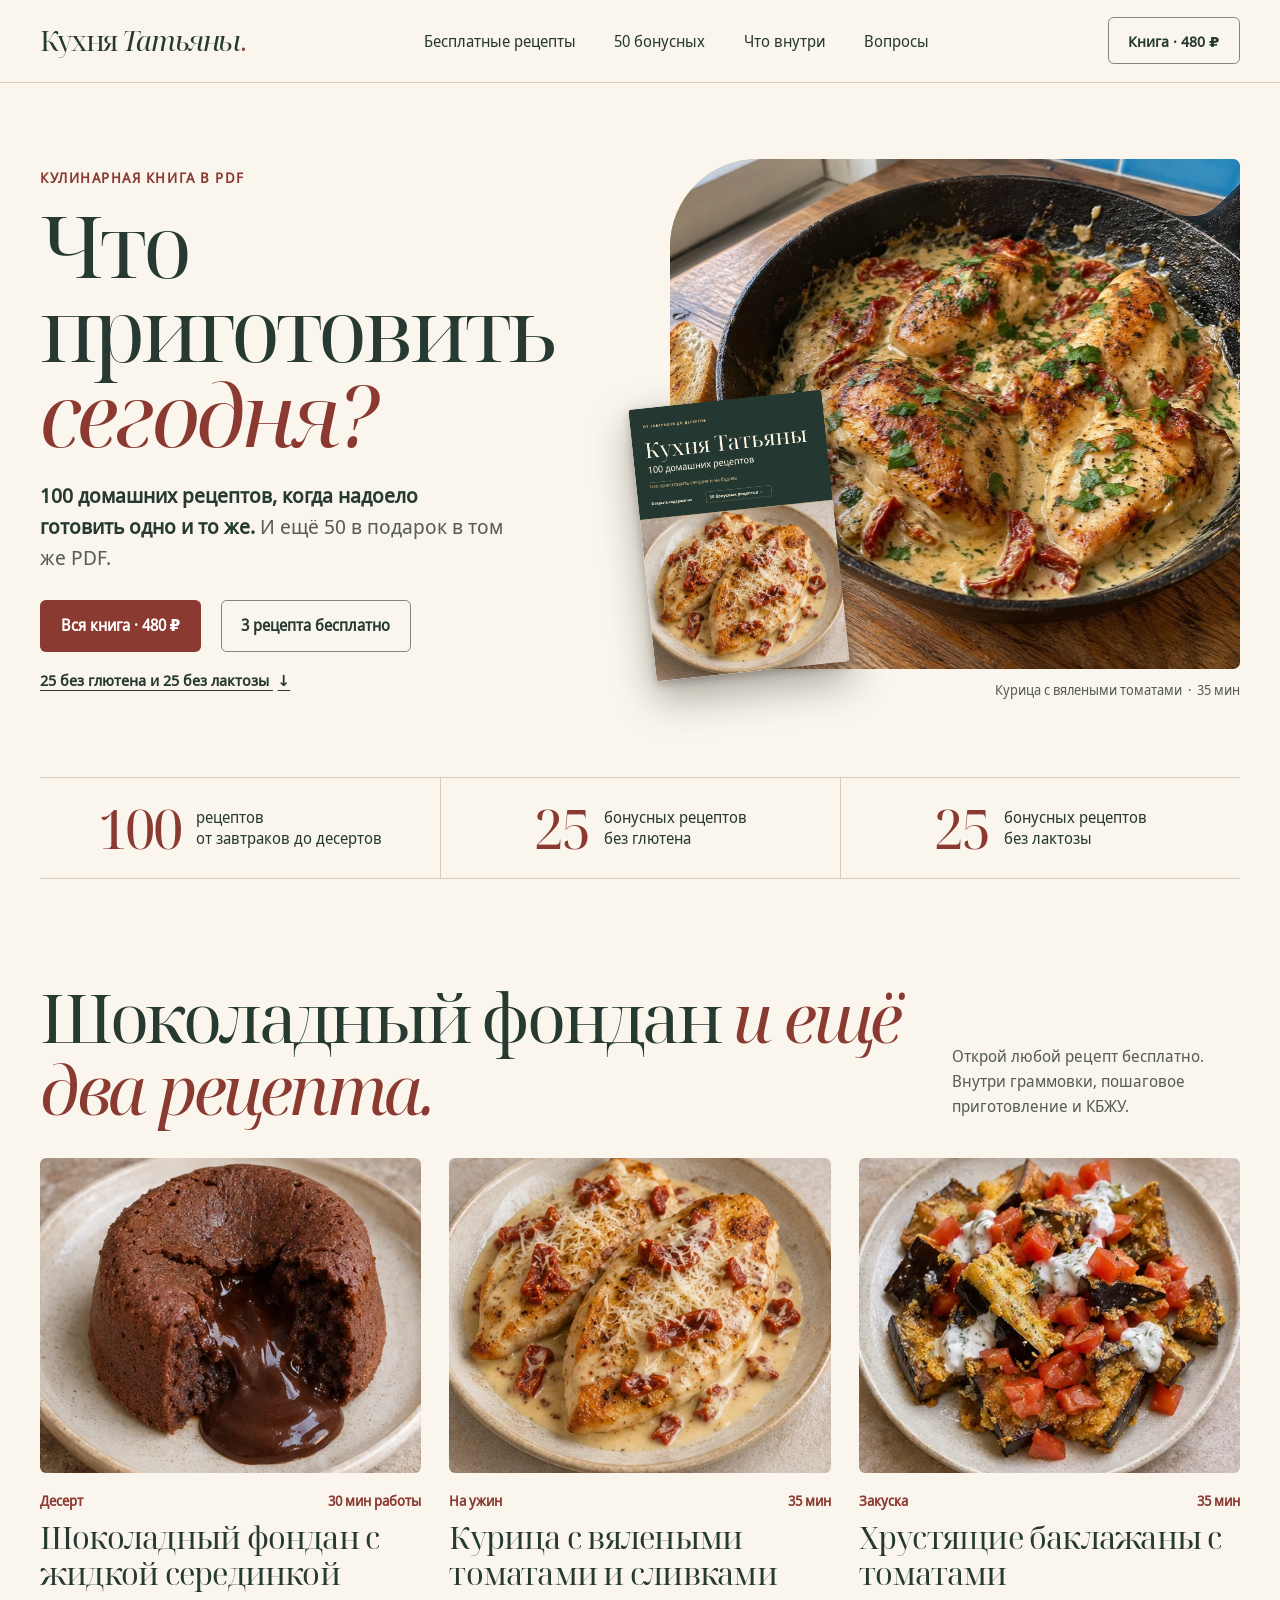
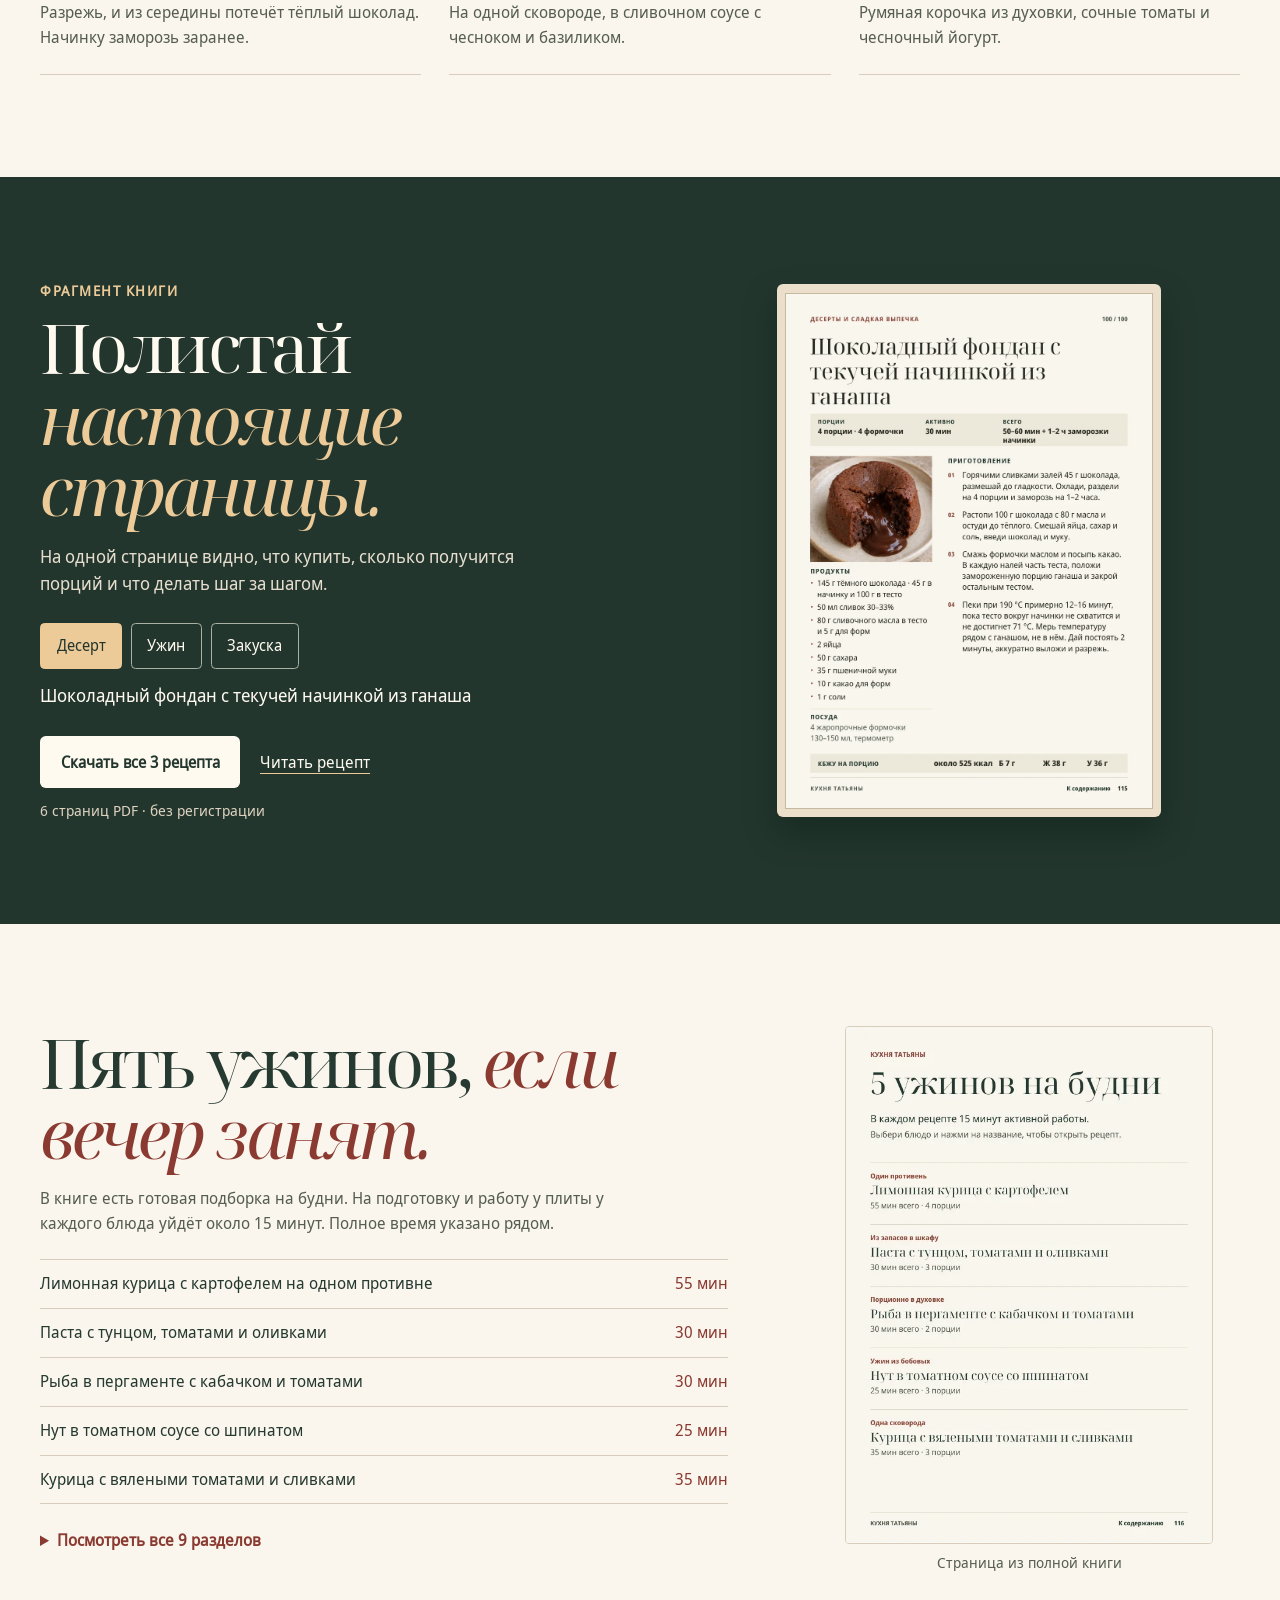
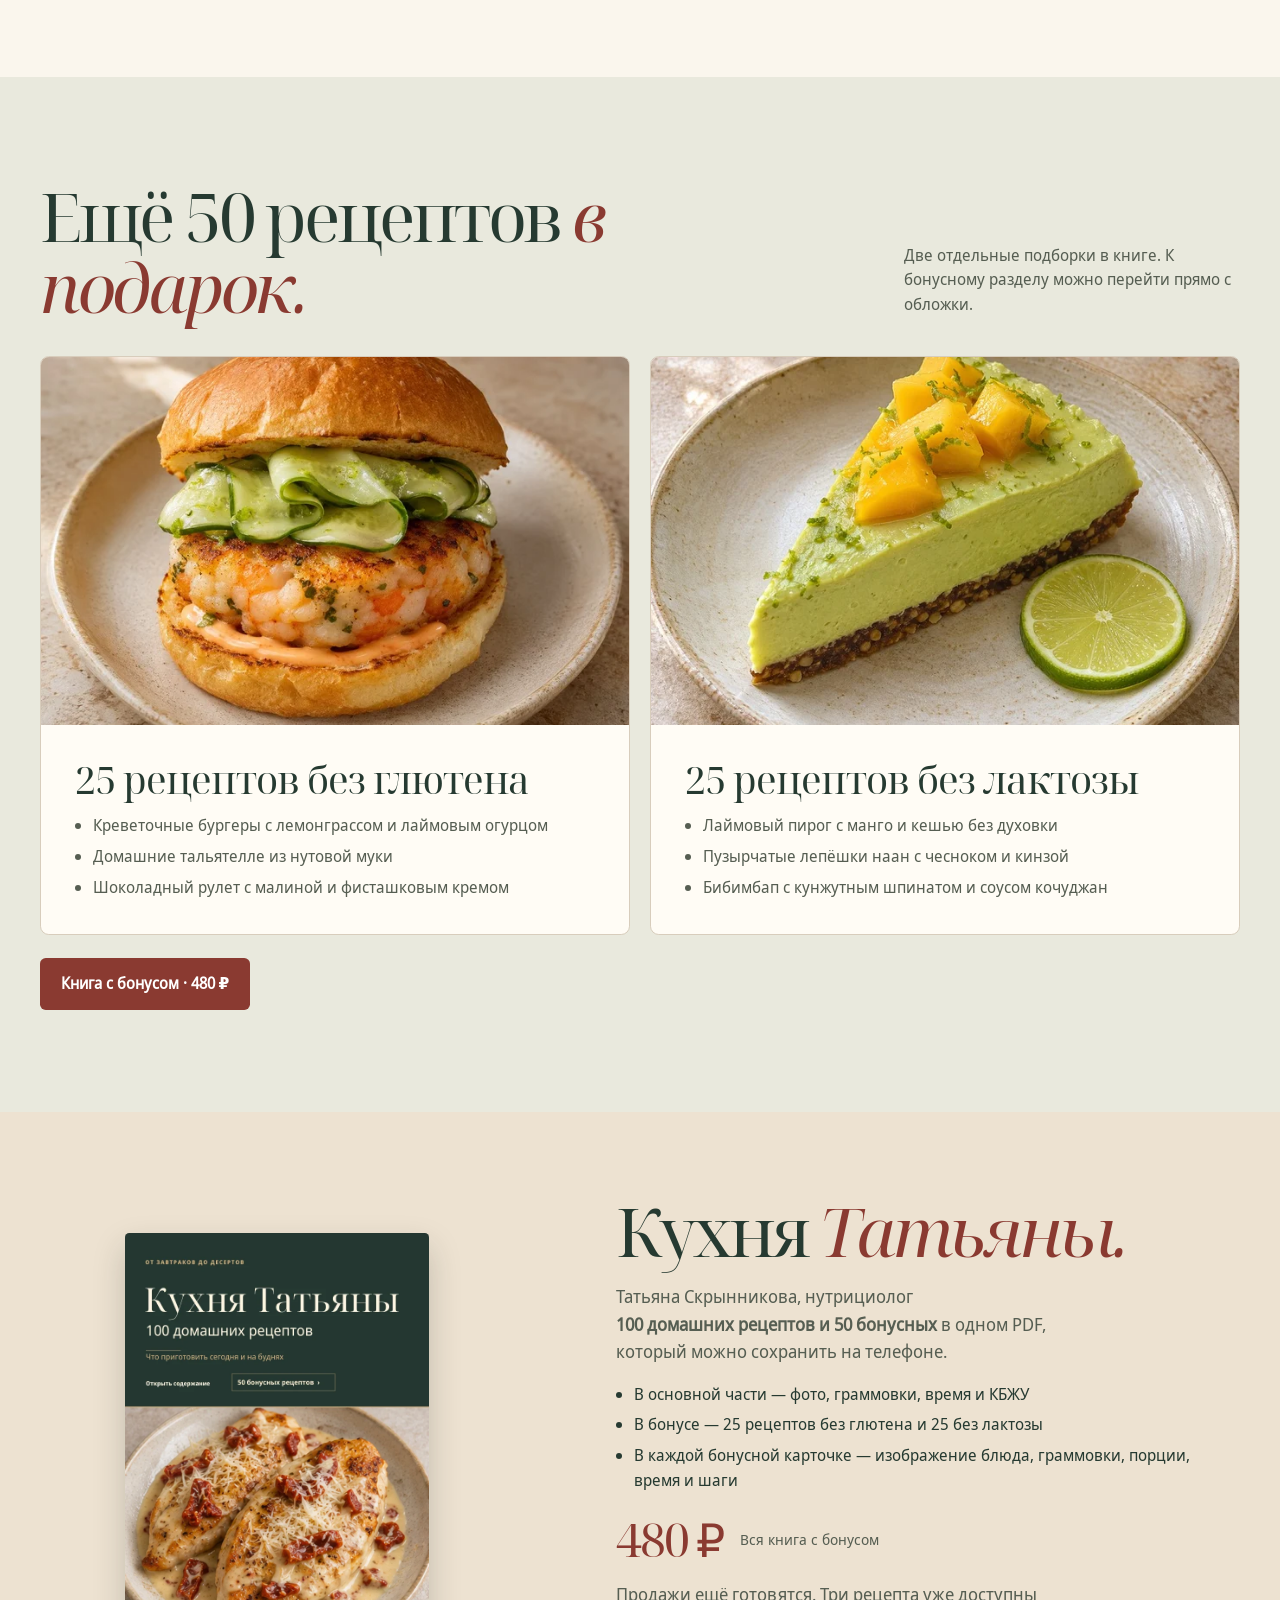
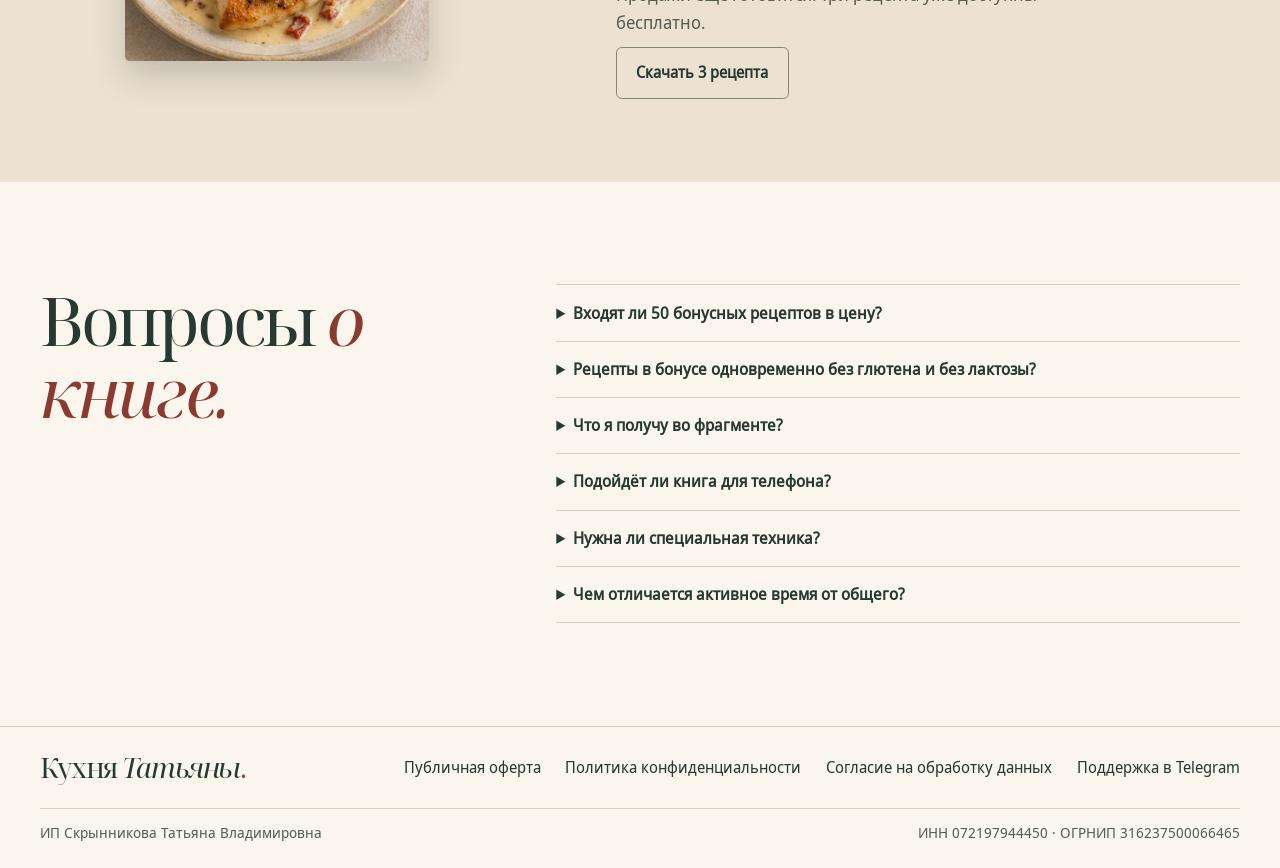
<file: index.html>
<!doctype html>
<html lang="ru">
<head>
  <meta charset="utf-8">
  <meta name="viewport" content="width=device-width, initial-scale=1">
  <meta name="robots" content="noindex">
  <meta name="theme-color" content="#263a31">
  <meta name="description" content="Кухня Татьяны в PDF. 100 домашних рецептов и 50 бонусных: 25 без глютена и 25 без лактозы. Три рецепта можно открыть бесплатно.">
  <meta property="og:title" content="Кухня Татьяны · 100 домашних рецептов и 50 бонусных">
  <meta property="og:description" content="100 домашних рецептов и две бонусные подборки по 25 рецептов. Граммовки, шаги и изображения блюд. Три рецепта доступны бесплатно.">
  <meta property="og:type" content="website">
  <meta property="og:url" content="https://kuhnyatatiana.ru/">
  <meta property="og:image" content="https://kuhnyatatiana.ru/assets/cover-bonus.webp">
  <link rel="preload" href="assets/heading.woff" as="font" type="font/woff" crossorigin>
  <link rel="stylesheet" href="styles.css?v=100-plus-50">
  <script src="assets/sample-data.js" defer></script>
  <script src="book.js" defer></script>
  <script src="checkout.js" defer></script>
  <title>Кухня Татьяны · 100 домашних рецептов и 50 бонусных</title>
</head>
<body>
  <a class="skip" href="#main">К содержанию</a>
  <header class="header" id="top">
    <div class="wrap header-inner">
      <a class="mark" href="#top" aria-label="Кухня Татьяны, начало страницы">Кухня <i>Татьяны</i><span>.</span></a>
      <nav aria-label="Разделы сайта">
        <a href="#recipes">Бесплатные рецепты</a>
        <a href="#bonus">50 бонусных</a>
        <a href="#contents">Что внутри</a>
        <a href="#faq">Вопросы</a>
      </nav>
      <a class="button button-outline header-cta" href="#book">Книга · 480 ₽</a>
    </div>
  </header>

  <main id="main">
    <section class="hero wrap" aria-labelledby="hero-title">
      <div class="hero-copy">
        <p class="caption">Кулинарная книга в PDF</p>
        <h1 id="hero-title">Что приготовить <em>сегодня?</em></h1>
        <p class="hero-lead"><strong>100 домашних рецептов, когда надоело готовить одно и то же.</strong> И ещё 50 в подарок в том же PDF.</p>
        <div class="hero-actions">
          <a class="button button-primary" href="#book">Вся книга · 480 ₽</a>
          <a class="button button-outline" href="#recipes">3 рецепта бесплатно</a>
        </div>
        <a class="hero-bonus-link" href="#bonus">25 без глютена и 25 без лактозы <span aria-hidden="true">↓</span></a>
      </div>
      <figure class="hero-art">
        <div class="hero-photo">
          <img src="assets/chicken.webp" width="1360" height="1020" fetchpriority="high" alt="Курица с вялеными томатами и сливками">
        </div>
        <img class="cover" src="assets/cover-bonus.webp" width="702" height="988" alt="Обложка книги «Кухня Татьяны. 100 домашних рецептов» с переходом к бонусу">
        <figcaption>Курица с вялеными томатами <span>·</span> 35 мин</figcaption>
      </figure>
    </section>

    <div class="wrap">
      <ul class="facts" aria-label="Что внутри книги">
        <li><strong>100</strong><span>рецептов<br> от завтраков до десертов</span></li>
        <li><strong>25</strong><span>бонусных рецептов<br> без глютена</span></li>
        <li><strong>25</strong><span>бонусных рецептов<br> без лактозы</span></li>
      </ul>
    </div>

    <section class="wrap meals section" id="recipes" aria-labelledby="meals-title">
      <div class="section-head">
        <h2 id="meals-title">Шоколадный фондан <em>и ещё два рецепта.</em></h2>
        <p>Открой любой рецепт бесплатно. Внутри граммовки, пошаговое приготовление и КБЖУ.</p>
      </div>
      <div class="meal-grid">
        <article class="meal">
          <a href="assets/page-fondant.webp" data-read="fondant" aria-label="Открыть рецепт шоколадного фондана">
            <img src="assets/dish-fondant.webp" alt="Из разрезанного фондана вытекает шоколадная начинка" width="502" height="502" loading="lazy">
            <div class="meal-body">
              <div class="meal-meta"><span>Десерт</span><span>30 мин работы</span></div>
              <h3>Шоколадный фондан с жидкой серединкой</h3>
              <p>Разрежь, и из середины потечёт тёплый шоколад. Начинку заморозь заранее.</p>
            </div>
          </a>
        </article>
        <article class="meal">
          <a href="assets/page-chicken.webp" data-read="chicken" aria-label="Открыть рецепт курицы с вялеными томатами и сливками">
            <img src="assets/dish-chicken.webp" alt="Куриное филе в сливочном соусе с томатами" width="502" height="502" loading="lazy">
            <div class="meal-body">
              <div class="meal-meta"><span>На ужин</span><span>35 мин</span></div>
              <h3>Курица с вялеными томатами и сливками</h3>
              <p>На одной сковороде, в сливочном соусе с чесноком и базиликом.</p>
            </div>
          </a>
        </article>
        <article class="meal">
          <a href="assets/page-eggplant.webp" data-read="eggplant" aria-label="Открыть рецепт хрустящих баклажанов с томатами">
            <img src="assets/dish-eggplant.webp" alt="Подрумяненные баклажаны со свежими томатами, зеленью и йогуртовым соусом" width="502" height="502" loading="lazy">
            <div class="meal-body">
              <div class="meal-meta"><span>Закуска</span><span>35 мин</span></div>
              <h3>Хрустящие баклажаны с томатами</h3>
              <p>Румяная корочка из духовки, сочные томаты и чесночный йогурт.</p>
            </div>
          </a>
        </article>
      </div>
    </section>

    <section class="inside" id="inside" aria-labelledby="inside-title">
      <div class="inside-inner wrap section">
        <div class="inside-copy">
          <p class="caption">Фрагмент книги</p>
          <h2 id="inside-title">Полистай <em>настоящие страницы.</em></h2>
          <p>На одной странице видно, что купить, сколько получится порций и что делать шаг за шагом.</p>
          <div class="tabs" role="group" aria-label="Выбор рецепта">
            <button type="button" data-pick="fondant" aria-pressed="true">Десерт</button>
            <button type="button" data-pick="chicken" aria-pressed="false">Ужин</button>
            <button type="button" data-pick="eggplant" aria-pressed="false">Закуска</button>
          </div>
          <p class="current-recipe" id="current-recipe" aria-live="polite">Шоколадный фондан с текучей начинкой из ганаша</p>
          <div class="sample-actions">
            <a class="button button-light" href="probnaya-glava.pdf" download="Kukhnya_Tatiany_3_recepta.pdf">Скачать все 3 рецепта</a>
            <a class="underlink" href="assets/page-fondant.webp" id="read-recipe">Читать рецепт</a>
          </div>
          <p class="small-note">6 страниц PDF · без регистрации</p>
        </div>
        <div class="sample-visual" id="sample">
          <a href="assets/page-fondant.webp" class="page-open" id="page-open" aria-label="Читать рецепт шоколадного фондана">
            <img id="book-page" src="assets/page-fondant.webp" width="940" height="1323" alt="Страница книги с рецептом шоколадного фондана" loading="lazy">
          </a>
        </div>
      </div>
    </section>

    <section class="wrap section contents" id="contents" aria-labelledby="contents-title">
      <div class="contents-copy">
        <h2 id="contents-title">Пять ужинов, <em>если вечер занят.</em></h2>
        <p class="contents-lead">В книге есть готовая подборка на будни. На подготовку и работу у плиты у каждого блюда уйдёт около 15 минут. Полное время указано рядом.</p>
        <ul class="dinner-list">
          <li><span>Лимонная курица с картофелем на одном противне</span><span>55 мин</span></li>
          <li><span>Паста с тунцом, томатами и оливками</span><span>30 мин</span></li>
          <li><span>Рыба в пергаменте с кабачком и томатами</span><span>30 мин</span></li>
          <li><span>Нут в томатном соусе со шпинатом</span><span>25 мин</span></li>
          <li><span>Курица с вялеными томатами и сливками</span><span>35 мин</span></li>
        </ul>
        <details class="chapter-details">
          <summary>Посмотреть все 9 разделов</summary>
          <dl>
            <div><dt>Завтраки и бранчи</dt><dd>Шакшука с печёным перцем и фетой</dd></div>
            <div><dt>Салаты и закуски</dt><dd>Хрустящие баклажаны с томатами</dd></div>
            <div><dt>Супы</dt><dd>Тыквенный суп с имбирём и пряным нутом</dd></div>
            <div><dt>Курица и индейка</dt><dd>Фрикадельки из индейки с кабачком</dd></div>
            <div><dt>Мясные блюда</dt><dd>Говядина с грибами в сметанно-горчичном соусе</dd></div>
            <div><dt>Рыба и морепродукты</dt><dd>Минтай под томатно-сырной корочкой</dd></div>
            <div><dt>Овощи и бобовые</dt><dd>Хрустящая раздавленная брокколи</dd></div>
            <div><dt>Паста, рис и крупы</dt><dd>Булгур с печёной тыквой и фетой</dd></div>
            <div><dt>Десерты и сладкая выпечка</dt><dd>Шоколадный брауни с вишней</dd></div>
          </dl>
        </details>
      </div>
      <figure class="dinner-visual">
        <a href="assets/weeknight-page.webp">
          <img src="assets/weeknight-page.webp" width="600" height="844" loading="lazy" alt="Страница книги с пятью ужинами на будни">
        </a>
        <figcaption>Страница из полной книги</figcaption>
      </figure>
    </section>

    <section class="bonus" id="bonus" aria-labelledby="bonus-title">
      <div class="wrap section">
        <div class="section-head">
          <h2 id="bonus-title">Ещё 50 рецептов <em>в подарок.</em></h2>
          <p>Две отдельные подборки в книге. К бонусному разделу можно перейти прямо с обложки.</p>
        </div>
        <div class="bonus-grid">
          <article class="bonus-card">
            <img src="assets/bonus-burger.webp" alt="Креветочный бургер с лемонграссом и лаймовым огурцом" width="680" height="426" loading="lazy">
            <div class="bonus-card-copy">
              <h3>25 рецептов без глютена</h3>
              <ul>
                <li>Креветочные бургеры с лемонграссом и лаймовым огурцом</li>
                <li>Домашние тальятелле из нутовой муки</li>
                <li>Шоколадный рулет с малиной и фисташковым кремом</li>
              </ul>
            </div>
          </article>
          <article class="bonus-card">
            <img src="assets/bonus-lime.webp" alt="Кусок лаймового пирога с манго и кешью на тёмном корже" width="680" height="426" loading="lazy">
            <div class="bonus-card-copy">
              <h3>25 рецептов без лактозы</h3>
              <ul>
                <li>Лаймовый пирог с манго и кешью без духовки</li>
                <li>Пузырчатые лепёшки наан с чесноком и кинзой</li>
                <li>Бибимбап с кунжутным шпинатом и соусом кочуджан</li>
              </ul>
            </div>
          </article>
        </div>
        <a class="button button-primary bonus-cta" href="#book">Книга с бонусом · 480 ₽</a>
      </div>
    </section>

    <section class="book-band" id="book" aria-labelledby="book-title">
      <div class="wrap book-band-inner">
        <img class="offer-cover" src="assets/cover-bonus.webp" alt="Обложка электронной книги «Кухня Татьяны» с переходом к бонусным рецептам" width="702" height="988" loading="lazy">
        <div class="offer">
          <h2 id="book-title">Кухня <em>Татьяны.</em></h2>
          <p class="offer-author">Татьяна Скрынникова, нутрициолог</p>
          <p><strong>100 домашних рецептов и 50 бонусных</strong> в одном PDF, который можно сохранить на телефоне.</p>
          <ul class="offer-list">
            <li>В основной части — фото, граммовки, время и КБЖУ</li>
            <li>В бонусе — 25 рецептов без глютена и 25 без лактозы</li>
            <li>В каждой бонусной карточке — изображение блюда, граммовки, порции, время и шаги</li>
          </ul>
          <div class="price"><span>480 ₽</span><small>Вся книга с бонусом</small></div>
          <p class="offer-status" id="checkout-unavailable">Продажи ещё готовятся. Три рецепта уже доступны бесплатно.</p>
          <form id="checkout-form" class="checkout-form" hidden>
            <label for="receipt-email">Электронная почта для чека</label>
            <input id="receipt-email" name="email" type="email" autocomplete="email" maxlength="100" required>
            <button class="button button-primary" type="submit">Купить книгу за 480 ₽</button>
            <p class="small-note">Оплата через ЮKassa. После подтверждения откроется скачивание PDF.</p>
            <p class="checkout-error" id="checkout-error" role="alert" hidden></p>
          </form>
          <div class="offer-actions">
            <a class="button button-outline" href="probnaya-glava.pdf" download="Kukhnya_Tatiany_3_recepta.pdf">Скачать 3 рецепта</a>
          </div>
        </div>
      </div>
    </section>

    <section class="wrap section faq" id="faq" aria-labelledby="faq-title">
      <h2 id="faq-title">Вопросы <em>о книге.</em></h2>
      <div class="faq-list">
        <details>
          <summary>Входят ли 50 бонусных рецептов в цену?</summary>
          <p>Да. После оплаты откроется один PDF с основной книгой и обеими подборками. Ссылка на бонус есть прямо на обложке.</p>
        </details>
        <details>
          <summary>Рецепты в бонусе одновременно без глютена и без лактозы?</summary>
          <p>Это разные подборки по 25 блюд. В безглютеновых рецептах могут быть молочные продукты, а в безлактозных — пшеница. Состав указан в каждой карточке.</p>
        </details>
        <details>
          <summary>Что я получу во фрагменте?</summary>
          <p>Три полных рецепта из книги с фото, граммовками, шагами и КБЖУ. Фрагмент можно прочитать на странице или сохранить в PDF.</p>
        </details>
        <details>
          <summary>Подойдёт ли книга для телефона?</summary>
          <p>Да. PDF открывается в обычной программе для чтения, а кликабельное оглавление помогает перейти прямо к нужному рецепту.</p>
        </details>
        <details>
          <summary>Нужна ли специальная техника?</summary>
          <p>Большинство блюд готовится на сковороде, в кастрюле или духовке. Посуда и техника указаны в самом рецепте.</p>
        </details>
        <details>
          <summary>Чем отличается активное время от общего?</summary>
          <p>Активное время — подготовка и работа у плиты. Общее включает готовку в духовке и на плите. Охлаждение или маринование прибавь отдельно, если они вынесены за основное время.</p>
        </details>
      </div>
    </section>
  </main>
  <footer class="shop-footer">
    <div class="wrap footer-inner">
      <a class="mark" href="#top">Кухня <i>Татьяны</i><span>.</span></a>
      <nav aria-label="Документы и контакты">
        <a href="https://disk.yandex.ru/i/qHkpM2NH3zodpg">Публичная оферта</a>
        <a href="https://tatiananutri.ru/privacy.pdf">Политика конфиденциальности</a>
        <a href="https://disk.yandex.ru/i/lu508php44lXtw">Согласие на обработку данных</a>
        <a href="https://t.me/foodnutric_bot">Поддержка в Telegram</a>
      </nav>
    </div>
    <div class="wrap seller-details">
      <p>ИП Скрынникова Татьяна Владимировна</p>
      <p>ИНН 072197944450 <span aria-hidden="true">·</span> ОГРНИП 316237500066465</p>
    </div>
  </footer>
  <dialog id="recipe-dialog" aria-labelledby="dialog-title">
    <div class="dialog-toolbar">
      <form method="dialog"><button class="button button-outline" type="submit">Закрыть</button></form>
    </div>
    <article id="dialog-recipe">
      <h2 id="dialog-title"></h2>
      <p id="dialog-meta"></p>
      <p id="dialog-nutrition"></p>
      <h3>Продукты</h3>
      <ul id="dialog-ingredients"></ul>
      <h3>Приготовление</h3>
      <ol id="dialog-steps"></ol>
      <p id="dialog-tip" class="dialog-tip"></p>
      <p id="dialog-equipment"></p>
      <a class="underlink dialog-book" href="#book">Посмотреть всю книгу · 480 ₽</a>
    </article>
  </dialog>
</body>
</html>
</file>
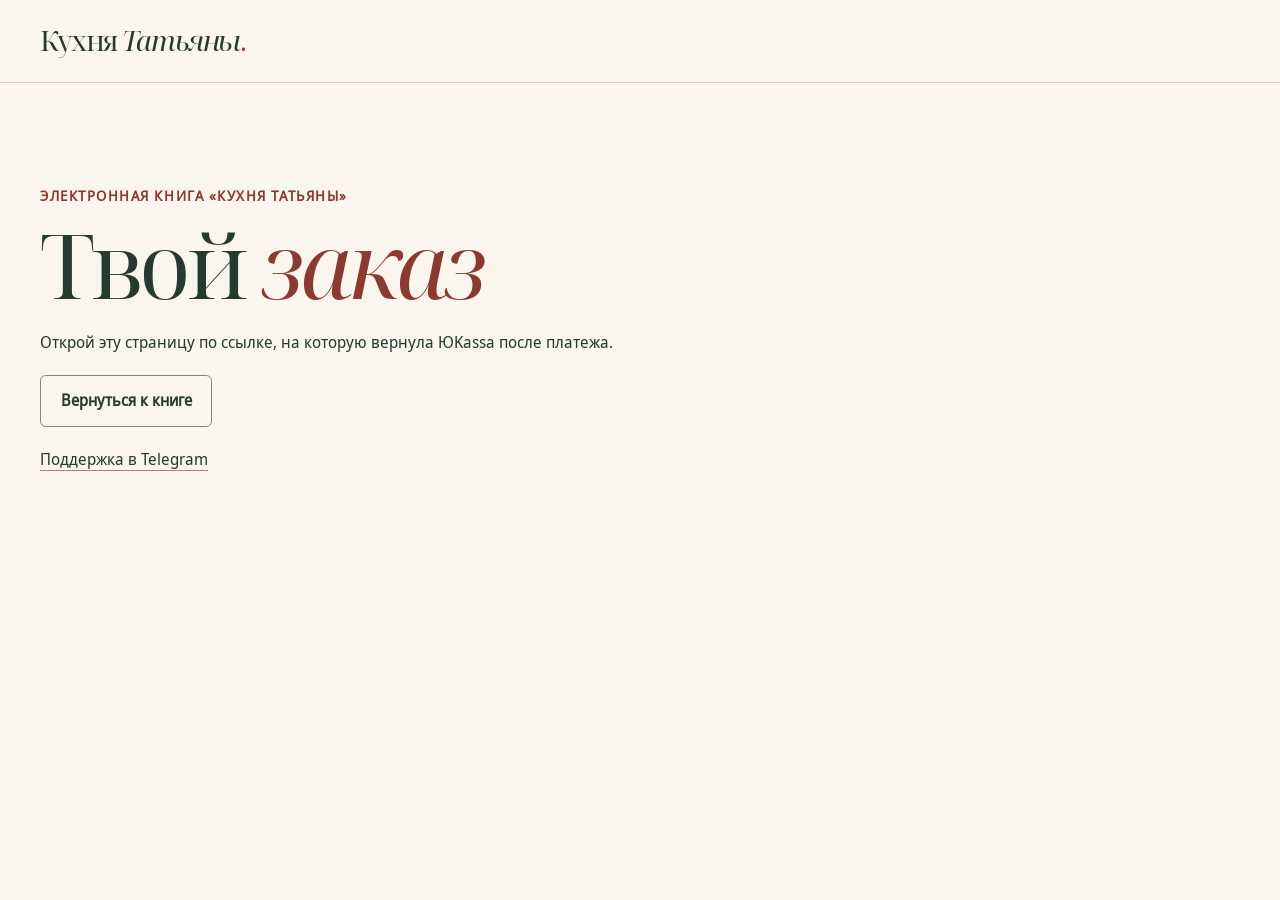
<file: spasibo/index.html>
<!doctype html>
<html lang="ru">
<head>
  <meta charset="utf-8">
  <meta name="viewport" content="width=device-width, initial-scale=1">
  <meta name="robots" content="noindex">
  <meta name="referrer" content="no-referrer">
  <title>Твой заказ · Кухня Татьяны</title>
  <link rel="stylesheet" href="/styles.css">
  <script src="/checkout.js" defer></script>
</head>
<body>
  <header class="header">
    <div class="wrap header-inner"><a class="mark" href="/">Кухня <i>Татьяны</i><span>.</span></a></div>
  </header>
  <main class="wrap section delivery" id="book-delivery">
    <p class="caption">Электронная книга «Кухня Татьяны»</p>
    <h1>Твой <em>заказ</em></h1>
    <p role="status">Проверяем статус заказа…</p>
    <noscript>Включи JavaScript для проверки платежа и скачивания PDF.</noscript>
    <div class="offer-actions">
      <a class="button button-primary" id="download-book" rel="noreferrer" hidden>Скачать книгу в PDF</a>
      <button class="button button-outline" type="button" id="check-book-payment" hidden>Проверить снова</button>
      <a class="button button-outline" href="/#book">Вернуться к книге</a>
    </div>
    <p><a class="underlink" href="https://t.me/foodnutric_bot">Поддержка в Telegram</a></p>
  </main>
</body>
</html>
</file>
<file: styles.css>
@font-face {
  font-family: Recipe Serif;
  src: url("assets/heading.woff") format("woff");
  font-display: swap;
}
@font-face {
  font-family: Recipe Serif;
  src: url("assets/heading-italic.woff") format("woff");
  font-style: italic;
  font-display: swap;
}
@font-face {
  font-family: Recipe Sans;
  src: url("assets/body.woff") format("woff");
  font-display: swap;
}

:root {
  color-scheme: light;
  --paper: #faf6ed;
  --cream: #fffaf0;
  --ink: #263a31;
  --dark: #23362e;
  --muted: #565e52;
  --wine: #8a3a31;
  --wine-hover: #713027;
  --gold: #eccb99;
  --stone: #e5d9c7;
  --line: #d8cdbc;
  --sans: "Recipe Sans", system-ui, sans-serif;
  --serif: "Recipe Serif", Georgia, serif;
}

*, *::before, *::after { box-sizing: border-box; }
html { scroll-behavior: smooth; }
body {
  margin: 0;
  background: var(--paper);
  color: var(--ink);
  font: 1rem/1.56 var(--sans);
  -webkit-font-smoothing: antialiased;
}
img { display: block; max-width: 100%; }
p, h1, h2, h3, figure { margin: 0; }
a { color: inherit; }
button, input { font: inherit; }
button { cursor: pointer; }
[hidden] { display: none !important; }
:focus-visible { outline: 3px solid #b96145; outline-offset: 4px; }
.skip {
  position: absolute;
  z-index: 5;
  top: .5rem;
  left: .5rem;
  padding: .6rem 1rem;
  background: var(--cream);
  transform: translateY(-180%);
}
.skip:focus { transform: none; }
.wrap { width: min(100% - 5rem, 78rem); margin-inline: auto; }
.section { padding-block: clamp(4rem, 8vw, 7.5rem); }
h1, h2, h3 { font-family: var(--serif); font-weight: normal; }
h1, h2 { letter-spacing: -.048em; }
h1 { font-size: clamp(4.5rem, 7vw, 7.1rem); line-height: .99; }
h2 { font-size: clamp(2.8rem, 5.3vw, 5.2rem); line-height: 1.05; }
h3 { font-size: clamp(1.47rem, 2.4vw, 2.06rem); line-height: 1.16; letter-spacing: -.025em; }
h1 em, h2 em { color: var(--wine); font-weight: normal; }
.caption {
  color: var(--wine);
  font-size: .875rem;
  font-weight: 700;
  letter-spacing: .11em;
  text-transform: uppercase;
}
.small-note { color: var(--muted); font-size: .91rem; }
.header { border-bottom: 1px solid var(--line); }
.header-inner, .footer-inner {
  min-height: 5.1rem;
  display: flex;
  justify-content: space-between;
  align-items: center;
  gap: 2rem;
}
.mark {
  color: var(--ink);
  white-space: nowrap;
  text-decoration: none;
  font: 1.73rem/1 var(--serif);
  letter-spacing: -.05em;
}
.mark i { font-weight: normal; }
.mark span { color: var(--wine); }
nav { display: flex; gap: clamp(1.25rem, 3vw, 3rem); align-items: center; }
nav a { font-size: .98rem; text-decoration: none; }
nav a:hover, .underlink:hover { color: var(--wine); }
.button {
  display: inline-flex;
  min-height: 3.25rem;
  justify-content: center;
  align-items: center;
  padding: .82rem 1.22rem;
  border: 1px solid transparent;
  border-radius: .36rem;
  font-size: .97rem;
  font-weight: 700;
  line-height: 1.25;
  text-align: center;
  text-decoration: none;
  transition: background .18s ease, color .18s ease, border-color .18s ease;
}
.button-primary { background: var(--wine); color: white; }
.button-primary:hover { background: var(--wine-hover); }
.button-outline { border-color: #818679; color: var(--ink); background: transparent; }
.button-outline:hover { border-color: var(--ink); background: var(--stone); }
.button-light { background: var(--cream); color: var(--dark); }
.button-light:hover { background: var(--gold); }
.header-cta { min-height: 2.75rem; font-size: .93rem; }
.underlink { text-decoration: underline; text-underline-offset: .3em; text-decoration-color: #a88470; }

.hero {
  display: grid;
  grid-template-columns: 1fr 1.02fr;
  gap: clamp(2rem, 5.5vw, 5.6rem);
  align-items: center;
  min-height: 37rem;
  padding-block: clamp(3.1rem, 6vw, 5.4rem);
}
.hero h1 { margin-block: .92rem 1.5rem; }
.hero-lead { max-width: 29rem; color: var(--muted); font-size: clamp(1.08rem, 1.62vw, 1.27rem); line-height: 1.53; }
.hero-lead strong { color: var(--ink); }
.hero-actions, .sample-actions { display: flex; flex-wrap: wrap; align-items: center; gap: .8rem 1.25rem; margin-block: 1.65rem .65rem; }
.hero-art { position: relative; min-width: 0; }
.hero-photo {
  overflow: hidden;
  aspect-ratio: 1.12;
  border-radius: 5.5rem .45rem .45rem .45rem;
  background: #b89370;
}
.hero-photo img { width: 100%; height: 100%; object-fit: cover; object-position: 58% 51%; }
.cover {
  position: absolute;
  width: clamp(8.4rem, 34%, 13.7rem);
  height: auto;
  left: -1.7rem;
  bottom: 1.8rem;
  transform: rotate(-6deg);
  border-radius: .22rem;
  box-shadow: 0 1.05rem 2.55rem #20180e63, 0 .2rem .5rem #1e1b1240;
}
.hero-art figcaption { color: var(--muted); text-align: right; font-size: .85rem; padding: .65rem 0 0 5.2rem; }
.hero-art figcaption span { margin-inline: .18em; color: var(--wine); }
.facts {
  margin: 0;
  display: grid;
  grid-template-columns: repeat(3, 1fr);
  padding: 0;
  list-style: none;
  border-block: 1px solid var(--line);
}
.facts li { display: flex; align-items: center; justify-content: center; gap: 1rem; min-height: 6.25rem; }
.facts li + li { border-left: 1px solid var(--line); }
.facts strong { font: 3.4rem/.9 var(--serif); color: var(--wine); letter-spacing: -.05em; }
.facts span { font-size: .98rem; line-height: 1.33; }

.section-head { display: flex; align-items: flex-end; justify-content: space-between; gap: 2rem; margin-bottom: 2.1rem; }
.section-head p { max-width: 18rem; color: var(--muted); padding-bottom: .3rem; }
.meal-grid { display: grid; grid-template-columns: repeat(3, 1fr); gap: clamp(.9rem, 2.25vw, 1.75rem); }
.meal { min-width: 0; }
.meal > a { display: block; height: 100%; text-decoration: none; border-bottom: 1px solid var(--line); }
.meal img { width: 100%; height: auto; aspect-ratio: 1.21; object-fit: cover; border-radius: .4rem; }
.meal-body { padding: 1.06rem 0 1.5rem; }
.meal-meta { display: flex; justify-content: space-between; gap: .5rem; color: var(--wine); font-size: .87rem; font-weight: 700; margin-bottom: .55rem; }
.meal h3 { margin-bottom: .55rem; }
.meal a:hover h3 { color: var(--wine); }
.meal-body p { color: var(--muted); }

.inside { background: var(--dark); color: var(--cream); }
.inside-inner { display: grid; grid-template-columns: 1.05fr 1fr; align-items: center; gap: clamp(2.5rem, 7vw, 7.25rem); }
.inside .caption, .inside h2 em { color: var(--gold); }
.inside h2 { margin: .6rem 0 1.1rem; }
.inside-copy > p:not(.caption, .current-recipe, .small-note) { max-width: 30rem; color: #e5ddce; font-size: 1.1rem; }
.tabs { display: flex; gap: .55rem; flex-wrap: wrap; margin-top: 1.6rem; }
.tabs button {
  min-height: 2.88rem;
  padding: .55rem .97rem;
  border: 1px solid #a9b1a2;
  border-radius: .28rem;
  color: inherit;
  background: transparent;
  font-size: .96rem;
}
.tabs button[aria-pressed="true"] { background: var(--gold); border-color: var(--gold); color: var(--dark); }
.tabs button:hover:not([aria-pressed="true"]) { background: #405247; }
.current-recipe { font-size: 1.11rem; margin-top: .82rem; }
.inside .small-note { color: #ddd2bf; }
.inside .underlink { text-decoration-color: var(--gold); }
.inside .underlink:hover { color: var(--gold); }
.sample-visual { display: grid; justify-content: center; align-items: center; }
.page-open {
  display: block;
  width: min(100%, 24rem);
  margin-inline: auto;
  padding: .52rem;
  border-radius: .38rem;
  background: #ebdeca;
  box-shadow: 0 1rem 2rem #0c201878;
}
.page-open img { height: auto; width: 100%; border: 1px solid #c7b9a1; }

.offer h2 { margin: 0 0 1.05rem; }
.book-band { background: #ede2d1; }
.book-band-inner { display: grid; grid-template-columns: minmax(0, .91fr) minmax(0, 1.2fr); align-items: center; gap: clamp(1.65rem, 8vw, 8rem); padding-block: clamp(3rem, 6.5vw, 6rem); }
.author-photo { width: min(100%, 27rem); aspect-ratio: 1; height: auto; object-fit: cover; object-position: center 25%; border-radius: 48% 48% .4rem .4rem; }
.offer > p:not(.small-note) { max-width: 31rem; color: var(--muted); font-size: 1.1rem; }
.price { display: flex; align-items: center; flex-wrap: wrap; gap: .6rem 1rem; margin: 1.45rem 0 1.2rem; }
.price span { color: var(--wine); font: 2.9rem/1 var(--serif); letter-spacing: -.04em; }
.price small { color: var(--muted); font-size: .91rem; }
.offer .small-note { margin-top: .68rem; }
.faq { display: grid; grid-template-columns: minmax(0, .85fr) minmax(0, 1.2fr); gap: 2rem; }
.faq-list { border-top: 1px solid var(--line); }
.faq-list details { border-bottom: 1px solid var(--line); }
.faq-list summary { cursor: pointer; }
.faq-list summary { padding-block: .95rem; font-weight: 700; }
.faq-list details p { margin-bottom: 1rem; max-width: 35rem; color: var(--muted); }
footer { border-top: 1px solid var(--line); }

dialog {
  width: min(100% - 1.4rem, 42rem);
  max-height: 90dvh;
  border: 1px solid var(--line);
  border-radius: .45rem;
  background: var(--paper);
  color: var(--ink);
  padding: 0;
  box-shadow: 0 1.2rem 3rem #19241d50;
}
dialog::backdrop { background: #142219a8; }
.dialog-toolbar {
  position: sticky;
  z-index: 1;
  top: 0;
  display: flex;
  justify-content: flex-end;
  padding: .7rem 1rem;
  background: var(--paper);
  border-bottom: 1px solid var(--line);
}
.dialog-toolbar .button { min-height: 2.6rem; padding: .53rem .85rem; }
#dialog-recipe { padding: 1.35rem clamp(1rem, 4.5vw, 2.3rem) 2.2rem; }
#dialog-recipe h2 { font-size: clamp(2.04rem, 5vw, 3.1rem); }
#dialog-meta { margin-block: .65rem 1.35rem; color: var(--wine); }
#dialog-recipe h3 { margin-top: 1.15rem; }
#dialog-recipe ul, #dialog-recipe ol { padding-left: 1.35rem; }
#dialog-recipe li + li { margin-top: .4rem; }
.dialog-tip { color: var(--wine); }
#dialog-equipment { margin-top: .9rem; color: var(--muted); }

@media (max-width: 67rem) {
  .wrap { width: calc(100% - 3.4rem); }
  .hero { gap: 2.3rem; min-height: auto; }
  .hero h1 { font-size: clamp(3.8rem, 8.1vw, 5.9rem); }
  .cover { left: -.85rem; }
}

@media (max-width: 49rem) {
  .wrap { width: calc(100% - 2.25rem); }
  .header-inner, .footer-inner { gap: 1rem; min-height: 4.3rem; }
  .header nav { display: none; }
  .hero { grid-template-columns: minmax(0, 1fr); gap: 2rem; padding-block: 2.25rem 2.1rem; }
  .hero h1 { font-size: clamp(3.72rem, 10.8vw, 5.25rem); margin-bottom: 1.1rem; }
  .hero-photo { aspect-ratio: 1.24; border-top-left-radius: 4rem; }
  .hero-lead { font-size: 1.13rem; }
  .cover { width: 31%; left: .15rem; bottom: 1.5rem; max-width: 12rem; }
  .facts li { flex-direction: column; align-items: flex-start; padding: .8rem .55rem 1rem; gap: .39rem; text-align: left; min-height: auto; }
  .facts strong { font-size: 2.7rem; }
  .facts span { font-size: .87rem; }
  .facts span br { display: none; }
  .section { padding-block: 3.7rem; }
  .section-head { align-items: flex-start; flex-direction: column; gap: .8rem; }
  .section-head p { max-width: 21rem; }
  .inside-inner, .book-band-inner, .faq { grid-template-columns: minmax(0, 1fr); }
  .inside-inner { gap: 1.95rem; }
  .meal-grid { gap: .8rem; }
  .meal h3 { font-size: 1.45rem; }
  .meal-meta { display: block; }
  .meal-meta span { display: block; }
  .book-band-inner { gap: 1.6rem; }
  .author-photo { width: min(70%, 16rem); }
}
@media (max-width: 33rem) {
  .header-cta { padding-inline: .56rem; font-size: .87rem; }
  .mark { font-size: 1.43rem; }
  .meal-grid { grid-template-columns: minmax(0, 1fr); gap: 1.1rem; }
  .meal > a { display: grid; grid-template-columns: 6.9rem minmax(0, 1fr); align-items: center; gap: 1rem; padding-bottom: 1.05rem; }
  .meal img { aspect-ratio: 1; }
  .meal-body { padding: 0; }
  .meal h3 { margin-bottom: .32rem; }
  .meal-body p { font-size: .94rem; }
  .meal-meta { display: flex; flex-wrap: wrap; gap: .16rem .5rem; margin-bottom: .35rem; }
  .hero-actions, .sample-actions { gap: .65rem 1rem; }
  .hero-art figcaption { font-size: .81rem; }
  .footer-inner nav { gap: .8rem; }
  .footer-inner nav a { font-size: .87rem; }
}
@media (max-width: 24rem) {
  .header-inner { gap: .45rem; }
  .mark { font-size: 1.23rem; }
  .header-cta { font-size: .8rem; }
  .facts span { font-size: .81rem; }
  .hero h1 { font-size: clamp(2.9rem, 14vw, 3.7rem); }
  .meal > a { grid-template-columns: 5.4rem minmax(0, 1fr); gap: .7rem; }
}
@media (prefers-reduced-motion: reduce) {
  *, *::before, *::after { scroll-behavior: auto !important; transition: none !important; }
}

.shop-footer .footer-inner { flex-wrap: wrap; }
.shop-footer nav { flex-wrap: wrap; gap: .7rem 1.55rem; }
.seller-details {
  display: flex;
  flex-wrap: wrap;
  justify-content: space-between;
  gap: .3rem 1.5rem;
  padding-block: .8rem 1.45rem;
  border-top: 1px solid var(--line);
  color: var(--muted);
  font-size: .9rem;
}
.offer-actions { display: flex; flex-wrap: wrap; align-items: center; gap: .65rem 1.1rem; }
@media (max-width: 49rem) {
  .shop-footer .footer-inner { flex-direction: column; align-items: flex-start; justify-content: flex-start; padding-block: 1.1rem; }
}

.hero h1 { font-size: clamp(3.45rem, 6.65vw, 6.4rem); }
.contents {
  display: grid;
  grid-template-columns: minmax(0, 1.24fr) minmax(0, .76fr);
  align-items: start;
  gap: clamp(2rem, 7vw, 7rem);
}
.contents-lead { max-width: 36rem; margin-top: 1.1rem; color: var(--muted); }
.dinner-list { margin: 1.4rem 0 1rem; padding: 0; list-style: none; }
.dinner-list li {
  display: flex;
  align-items: baseline;
  justify-content: space-between;
  gap: .65rem 1rem;
  border-top: 1px solid var(--line);
  padding: .72rem 0;
}
.dinner-list li:last-child { border-bottom: 1px solid var(--line); }
.dinner-list li span:last-child { color: var(--wine); white-space: nowrap; }
.chapter-details summary { cursor: pointer; padding-block: .45rem; color: var(--wine); font-weight: 700; }
.chapter-details dl { margin: .4rem 0 0; }
.chapter-details dl div { padding: .47rem 0; }
.chapter-details dt { font-weight: 700; }
.chapter-details dd { margin: 0; color: var(--muted); }
.dinner-visual { max-width: 23rem; justify-self: center; align-self: center; }
.dinner-visual img { width: 100%; height: auto; border: 1px solid var(--line); border-radius: .25rem; }
.dinner-visual figcaption { margin-top: .55rem; color: var(--muted); text-align: center; font-size: .9rem; }
.offer-cover { width: min(100%, 19rem); height: auto; justify-self: center; border-radius: .26rem; box-shadow: 0 .9rem 2rem #282c2636; }
.offer-list { padding-left: 1.17rem; margin-block: 1rem; max-width: 38rem; }
.offer-list li + li { margin-top: .35rem; }
.offer-status { margin: .85rem 0 .65rem; }
.hero-bonus-link {
  display: inline-block;
  margin-top: .45rem;
  color: var(--ink);
  font-size: .95rem;
  font-weight: 600;
  text-underline-offset: .26em;
}
.hero-bonus-link span { margin-inline-start: .3em; }
.bonus { background: #e9e9dd; }
.bonus .section-head p { max-width: 21rem; }
.bonus-grid { display: grid; grid-template-columns: repeat(2, minmax(0, 1fr)); gap: 1.25rem; }
.bonus-card {
  min-width: 0;
  overflow: hidden;
  border: 1px solid var(--line);
  border-radius: .55rem;
  background: #fffcf5;
}
.bonus-card img { width: 100%; height: auto; aspect-ratio: 680 / 426; object-fit: cover; }
.bonus-card-copy { padding: clamp(1.25rem, 3vw, 2.1rem); }
.bonus-card h3 { font: clamp(1.7rem, 3vw, 2.4rem)/1.08 var(--serif); color: var(--ink); }
.bonus-card ul { margin: .8rem 0 0; padding-inline-start: 1.15rem; color: var(--muted); }
.bonus-card li + li { margin-top: .38rem; }
.bonus-cta { margin-top: 1.45rem; }
@media (max-width: 40rem) {
  .bonus-grid { grid-template-columns: minmax(0, 1fr); }
}
#dialog-meta { margin-bottom: .25rem; }
#dialog-nutrition { margin-bottom: 1.2rem; }
.dialog-book { display: inline-block; margin-top: 1.2rem; }
@media (max-width: 49rem) {
  .hero h1 { font-size: clamp(3.25rem, 10.5vw, 5.25rem); }
  .hero-art { max-width: 35rem; }
  .contents { grid-template-columns: minmax(0, 1fr); }
  .dinner-visual { width: min(100%, 19rem); }
  .offer-cover { width: min(58%, 14.5rem); justify-self: start; }
}
@media (max-width: 24rem) {
  .hero h1 { font-size: clamp(2.72rem, 12vw, 3.55rem); }
  .hero-actions .button { padding-inline: .72rem; }
}

.checkout-form { max-width: 28rem; display: grid; gap: .65rem; margin-block: 1rem; }
.checkout-form label { font-weight: 700; }
.checkout-form input {
  min-height: 3.05rem;
  inline-size: 100%;
  padding: .55rem .8rem;
  border: 1px solid var(--line);
  border-radius: .36rem;
  background: var(--cream);
  color: inherit;
}
.checkout-form button:disabled { opacity: .67; cursor: wait; }
.checkout-error { color: var(--wine); font-weight: 700; }
.delivery h1 { margin-block: .8rem 1.35rem; }
.delivery .offer-actions { margin-block: 1.25rem; }
</file>
